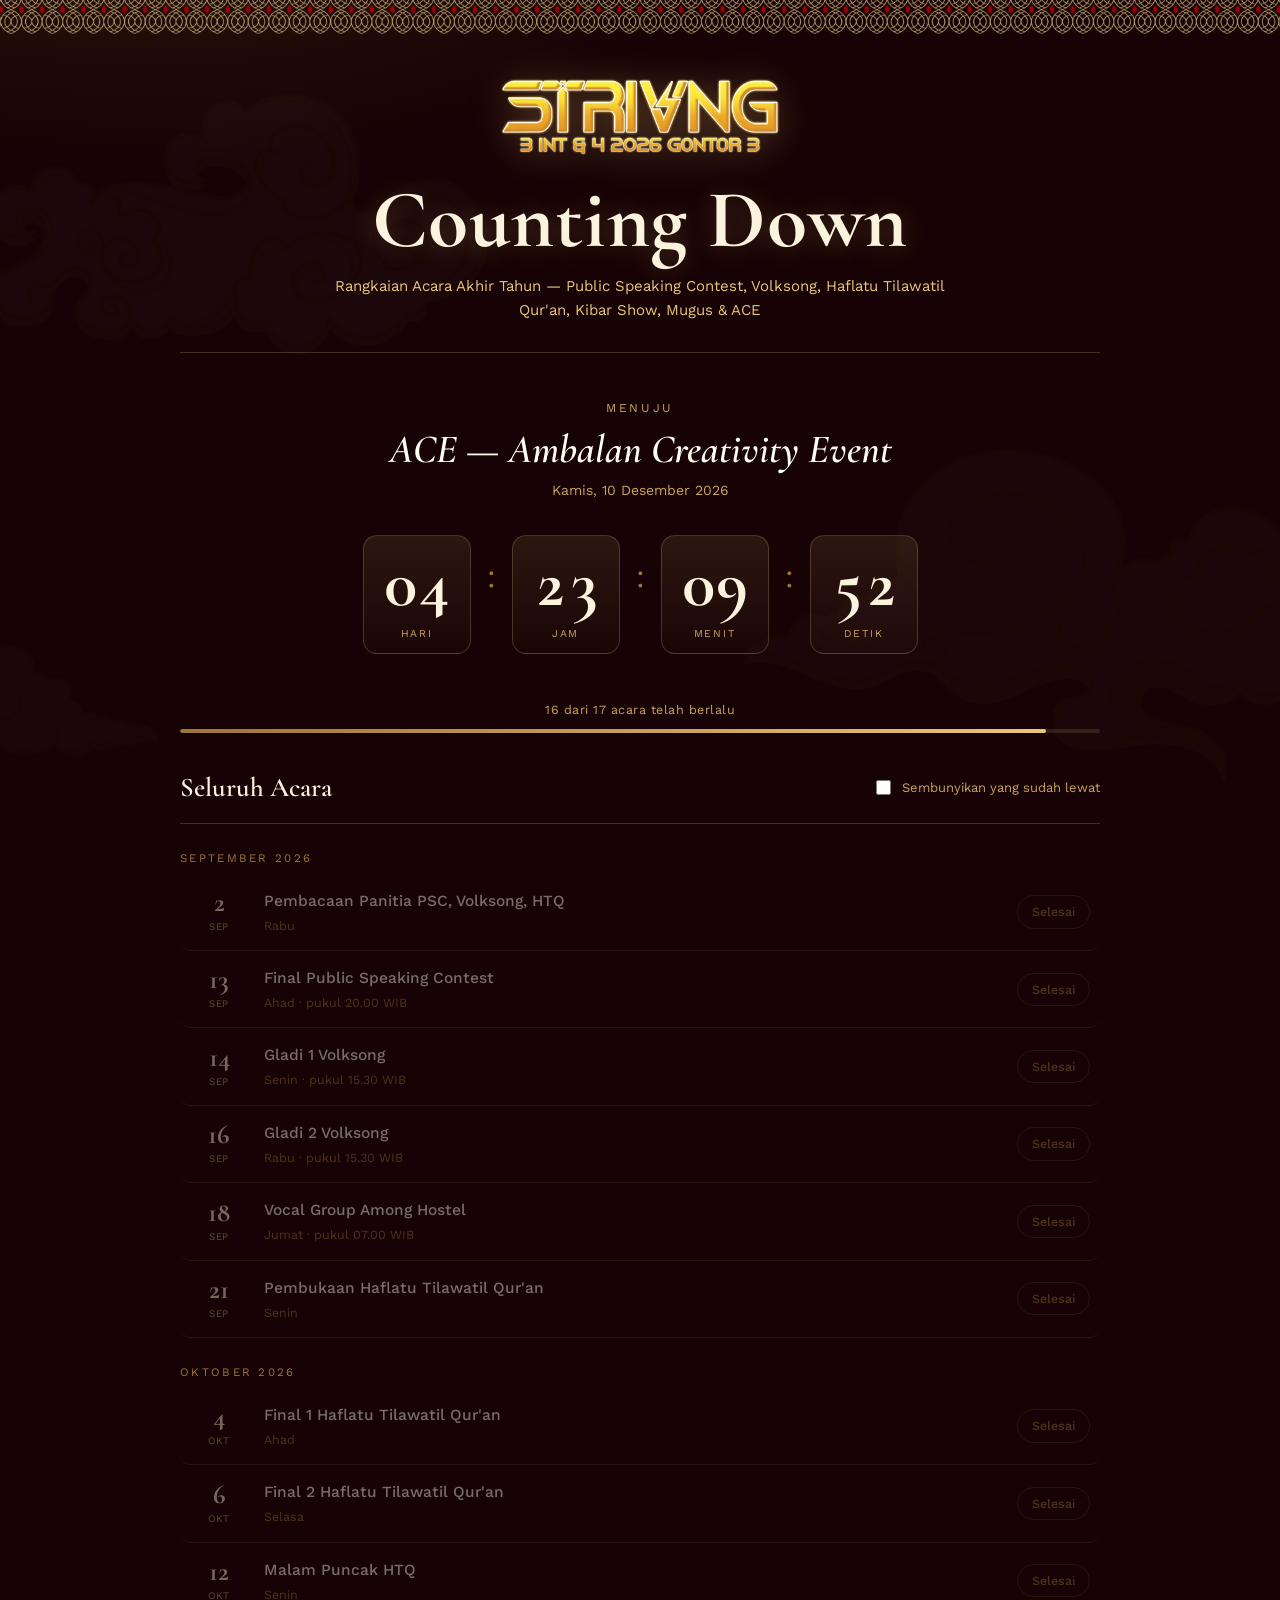
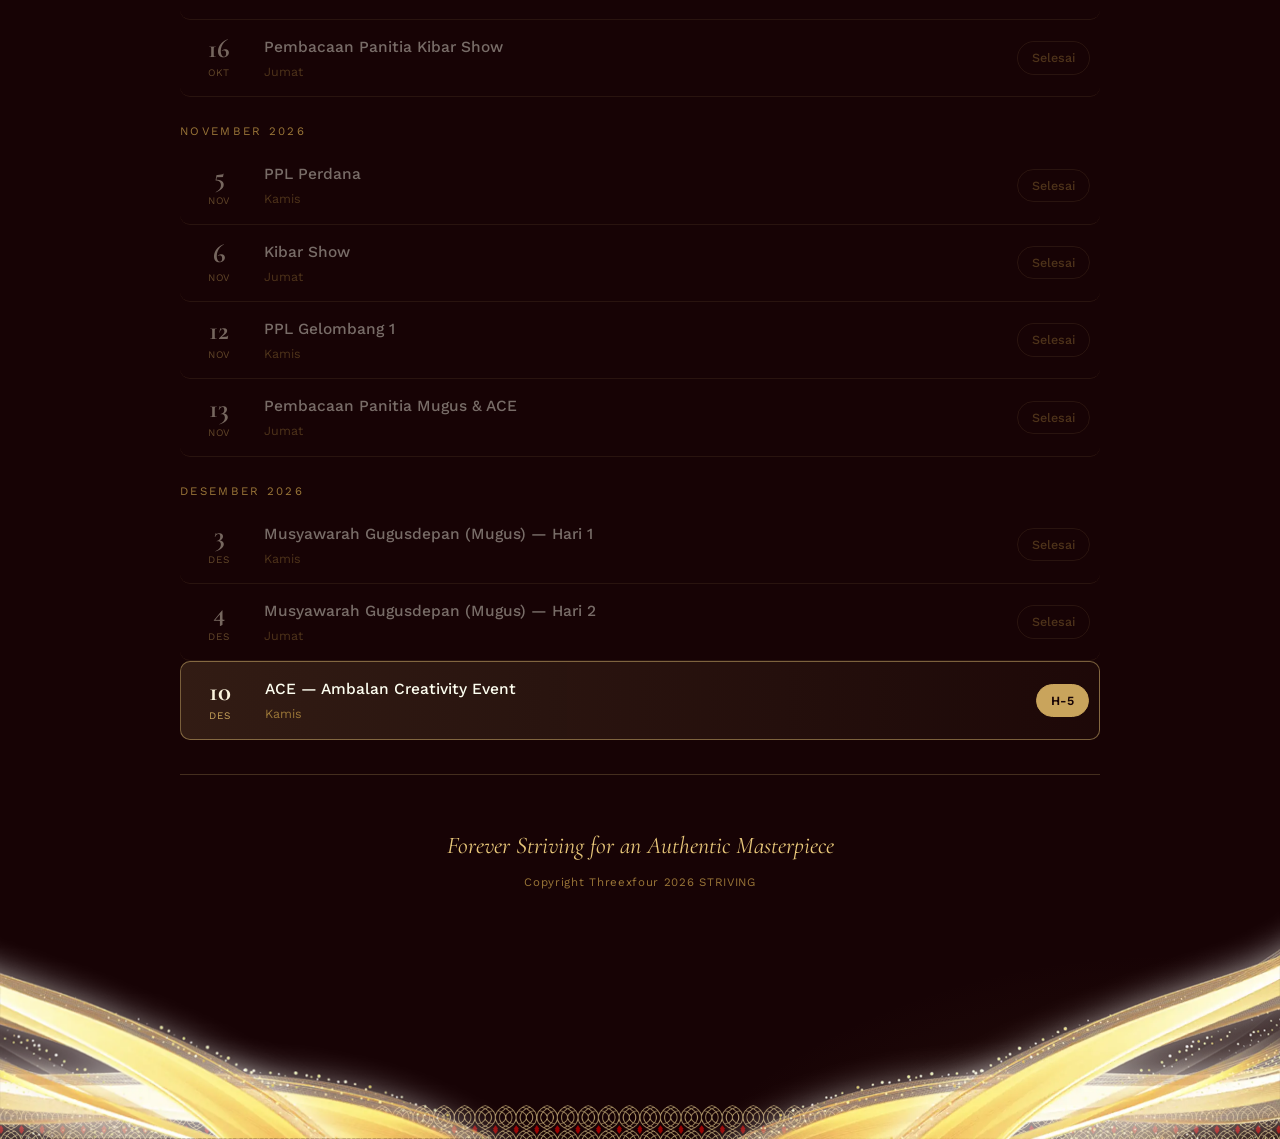
<file: index.html>
<!DOCTYPE html>
<html lang="id">
<head>
<meta charset="UTF-8">
<meta name="viewport" content="width=device-width, initial-scale=1.0">
<title>Counting Down — Striving 2026</title>
<meta name="description" content="Hitung mundur rangkaian acara akhir tahun Striving 3 INT &amp; 4 2026 Gontor 3: Public Speaking, Volksong, Haflatu Tilawatil Qur'an, Kibar Show, Mugus &amp; ACE.">
<meta name="theme-color" content="#2b060b">

<meta property="og:type" content="website">
<meta property="og:title" content="Counting Down — Striving 2026">
<meta property="og:description" content="Hitung mundur rangkaian acara akhir tahun Striving 3 INT & 4 2026 Gontor 3.">
<meta property="og:image" content="assets/img/og-cover.jpg">
<meta name="twitter:card" content="summary_large_image">

<link rel="icon" href="assets/img/logo-striving.png">
<link rel="preconnect" href="https://fonts.googleapis.com">
<link rel="preconnect" href="https://fonts.gstatic.com" crossorigin>
<link href="https://fonts.googleapis.com/css2?family=Cormorant+Garamond:ital,wght@0,500;0,600;0,700;1,600&family=Work+Sans:wght@400;500;600&display=swap" rel="stylesheet">
<link rel="stylesheet" href="assets/style.css">
</head>
<body>

<div class="awan" aria-hidden="true"></div>

<div class="pita" aria-hidden="true"></div>

<div class="bingkai beranda">

  <header class="kepala">
    <picture>
      <source srcset="assets/img/logo-striving.webp" type="image/webp">
      <img class="logo" src="assets/img/logo-striving.png" alt="Striving 3 INT &amp; 4 2026 Gontor 3" width="900" height="252">
    </picture>
    <h1 id="judul">Counting Down</h1>
    <p class="subjudul" id="subjudul"></p>
  </header>

  <main>
    <section class="hero" aria-labelledby="labelHero">
      <p class="hero-label" id="labelHero">Menuju</p>
      <h2 class="hero-acara" id="heroAcara">Memuat…</h2>
      <p class="hero-tanggal" id="heroTanggal">&nbsp;</p>

      <div class="timer" id="timer" role="timer" aria-live="off">
        <div class="unit"><span class="angka" id="tHari">00</span><span class="satuan">Hari</span></div>
        <span class="pemisah" aria-hidden="true">:</span>
        <div class="unit"><span class="angka" id="tJam">00</span><span class="satuan">Jam</span></div>
        <span class="pemisah" aria-hidden="true">:</span>
        <div class="unit"><span class="angka" id="tMenit">00</span><span class="satuan">Menit</span></div>
        <span class="pemisah" aria-hidden="true">:</span>
        <div class="unit"><span class="angka" id="tDetik">00</span><span class="satuan">Detik</span></div>
      </div>

      <p class="penanda" id="penanda" hidden></p>
    </section>

    <section class="kemajuan" aria-label="Kemajuan rangkaian acara">
      <div class="kemajuan-teks"><span id="kemajuanLabel">&nbsp;</span></div>
      <div class="kemajuan-bar"><div class="kemajuan-isi" id="kemajuanIsi"></div></div>
    </section>

    <section class="daftar" aria-labelledby="judulDaftar">
      <div class="daftar-kepala">
        <h2 id="judulDaftar">Seluruh Acara</h2>
        <label class="saklar">
          <input type="checkbox" id="saklarLewat">
          <span>Sembunyikan yang sudah lewat</span>
        </label>
      </div>
      <div id="daftarAcara"></div>
      <p class="kosong" id="daftarKosong" hidden>Tidak ada acara yang ditampilkan.</p>
    </section>
  </main>

  <footer class="kaki">
    <p class="tagline" id="tagline"></p>
    <p class="kaki-info">Copyright Threexfour 2026 STRIVING</p>
  </footer>

</div>

<div class="pita pita-bawah" aria-hidden="true"></div>

<!-- HARUS ditulis SESUDAH .pita-bawah. Pita itu ber-`opacity:0.85`, dan elemen
     ber-opacity dilukis seolah-olah punya z-index:0 — jadi di antara sesama
     z-index:0 yang menentukan siapa di atas hanyalah urutan DOM. Kalau ornamen
     ditulis lebih dulu, pita menimpanya dan ujung pita emas terpotong. -->
<div class="hias-bawah" aria-hidden="true">
  <!-- width/height wajib ada: tanpa rasio bawaan ini, tinggi gambar 0 selama
       belum termuat dan tata letak dasar halaman melompat saat gambarnya masuk. -->
  <img class="ornamen ornamen-kiri"  src="assets/img/hias-kiri.webp"  alt="" loading="lazy" width="1200" height="437">
  <img class="ornamen ornamen-kanan" src="assets/img/hias-kanan.webp" alt="" loading="lazy" width="1200" height="459">
</div>

<script src="assets/app.js"></script>
</body>
</html>
</file>
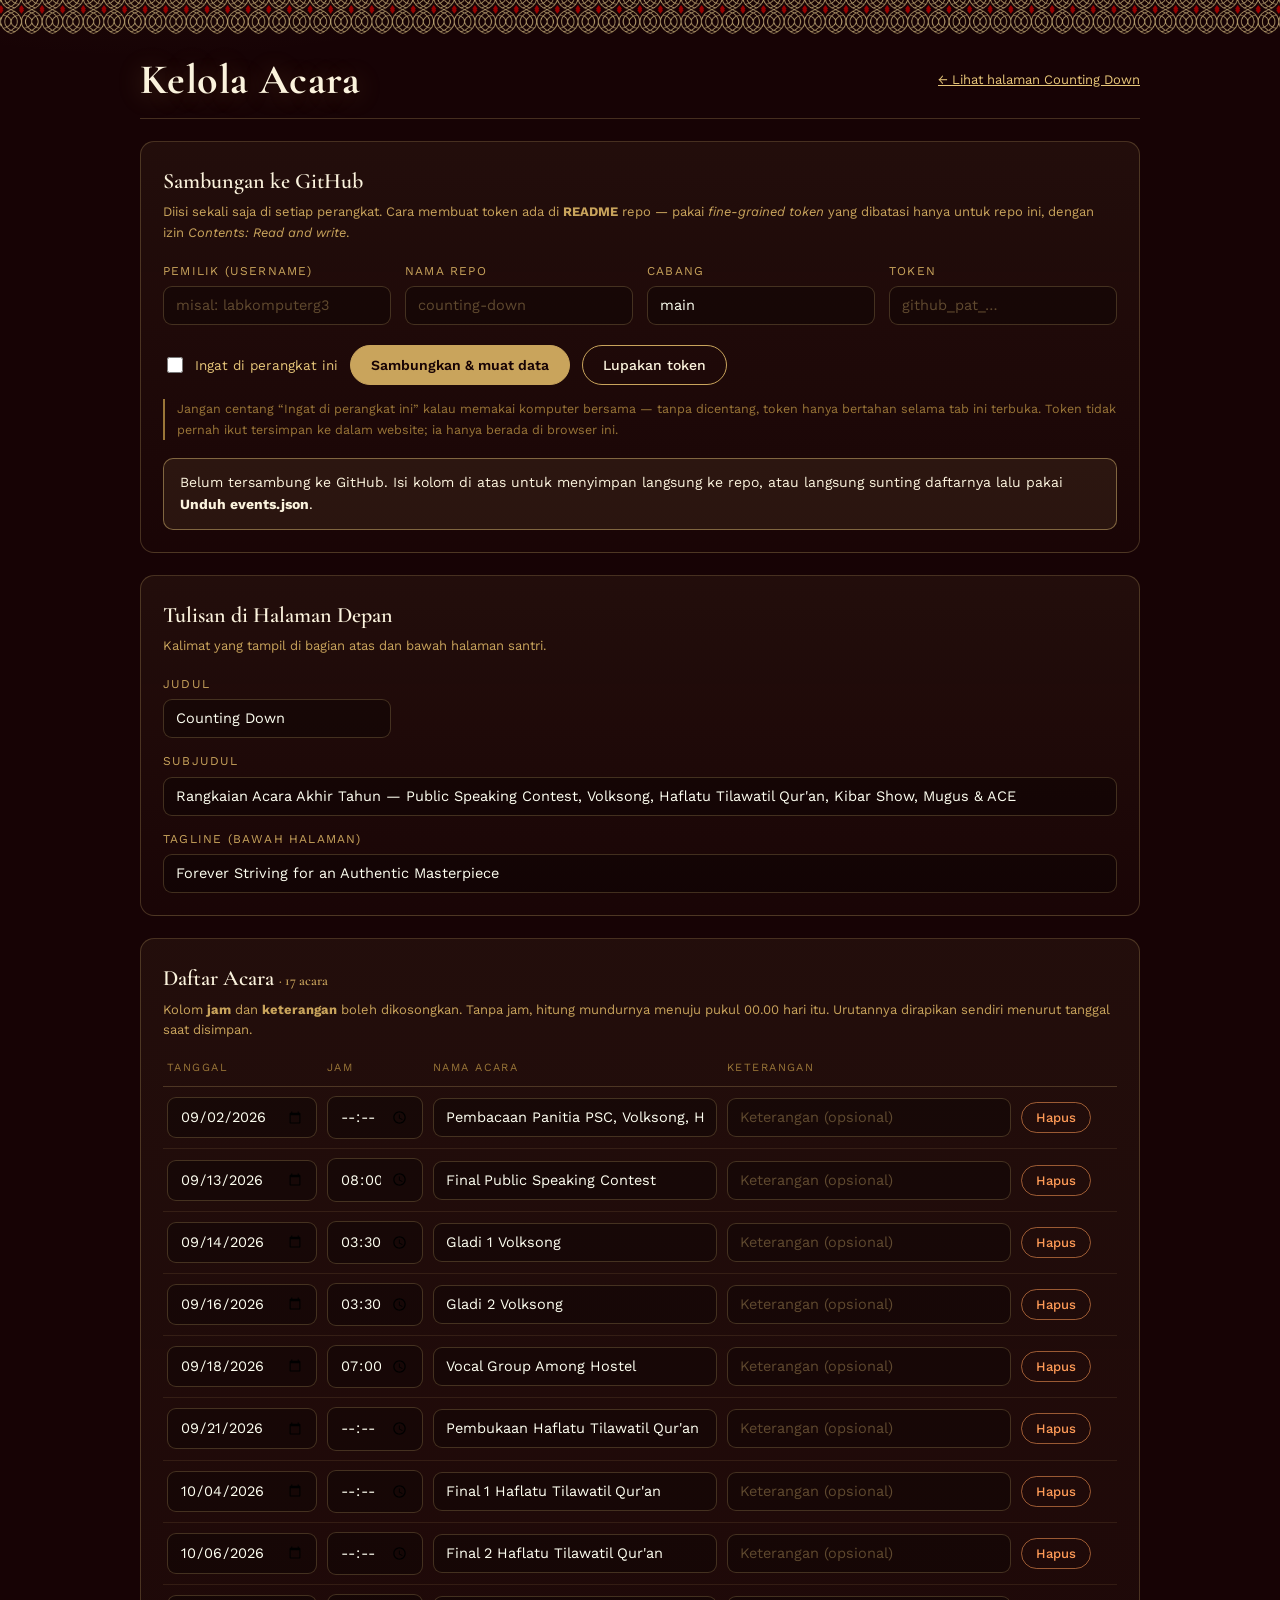
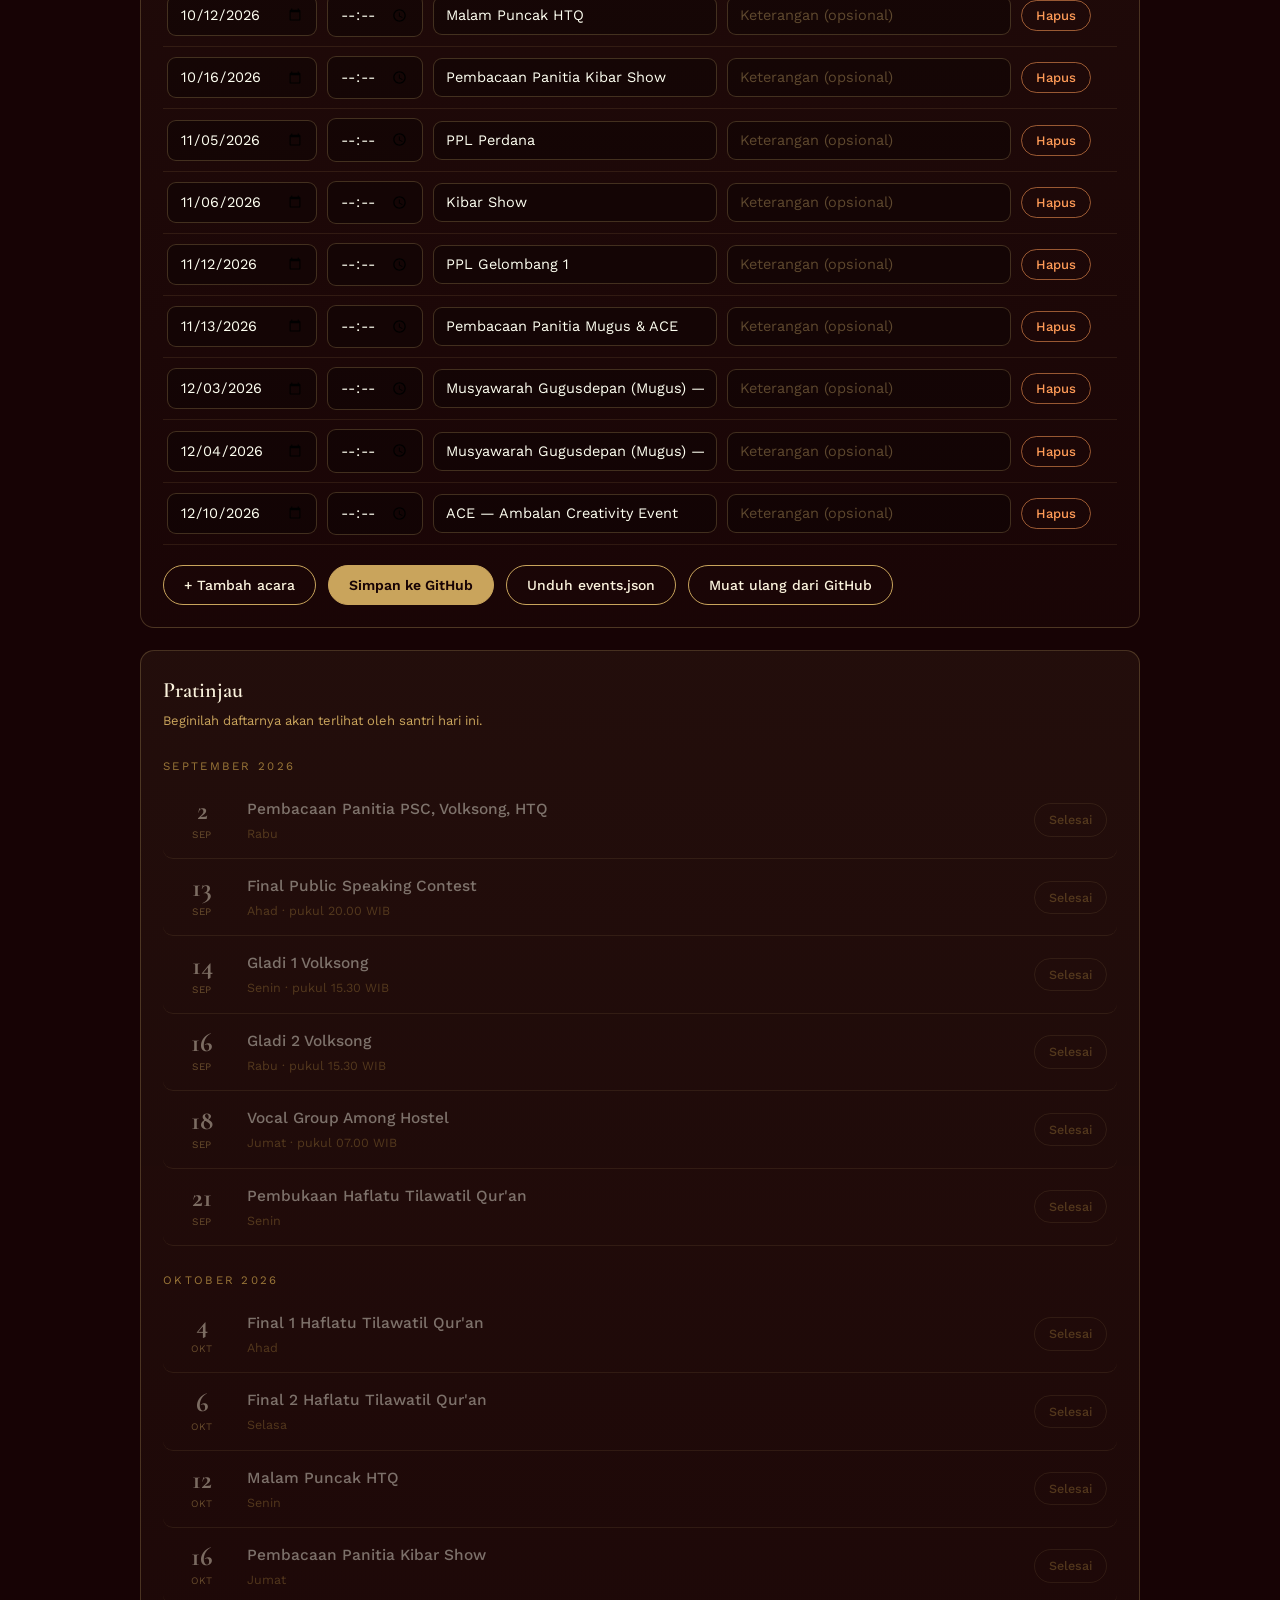
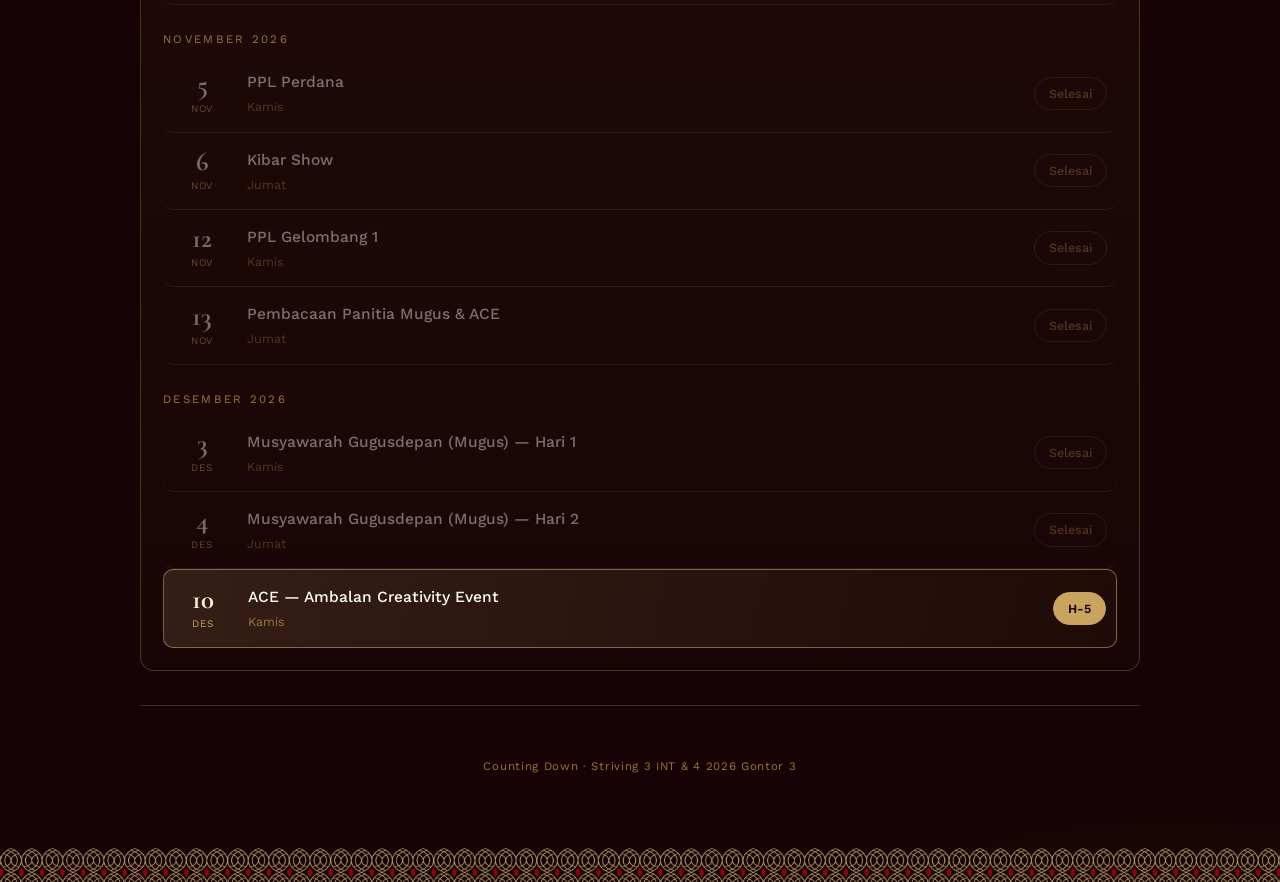
<file: admin.html>
<!DOCTYPE html>
<html lang="id">
<head>
<meta charset="UTF-8">
<meta name="viewport" content="width=device-width, initial-scale=1.0">
<title>Kelola Acara — Counting Down</title>
<meta name="robots" content="noindex, nofollow">
<meta name="theme-color" content="#2b060b">
<link rel="icon" href="assets/img/logo-striving.png">
<link rel="preconnect" href="https://fonts.googleapis.com">
<link rel="preconnect" href="https://fonts.gstatic.com" crossorigin>
<link href="https://fonts.googleapis.com/css2?family=Cormorant+Garamond:ital,wght@0,600;0,700;1,600&family=Work+Sans:wght@400;500;600&display=swap" rel="stylesheet">
<link rel="stylesheet" href="assets/style.css">
</head>
<body>

<div class="pita" aria-hidden="true"></div>

<div class="bingkai admin">

  <header class="admin-kepala">
    <h1>Kelola Acara</h1>
    <a class="tautan" href="index.html">← Lihat halaman Counting Down</a>
  </header>

  <!-- ---------- Sambungan ke GitHub ---------- -->
  <section class="kartu" id="kartuKoneksi">
    <h2>Sambungan ke GitHub</h2>
    <p class="petunjuk">
      Diisi sekali saja di setiap perangkat. Cara membuat token ada di
      <strong>README</strong> repo — pakai <em>fine-grained token</em> yang dibatasi
      hanya untuk repo ini, dengan izin <em>Contents: Read and write</em>.
    </p>

    <div class="kisi">
      <div>
        <label class="medan" for="fOwner">Pemilik (username)</label>
        <input type="text" id="fOwner" placeholder="misal: labkomputerg3" autocomplete="off" spellcheck="false">
      </div>
      <div>
        <label class="medan" for="fRepo">Nama repo</label>
        <input type="text" id="fRepo" placeholder="counting-down" autocomplete="off" spellcheck="false">
      </div>
      <div>
        <label class="medan" for="fCabang">Cabang</label>
        <input type="text" id="fCabang" placeholder="main" autocomplete="off" spellcheck="false">
      </div>
      <div>
        <label class="medan" for="fToken">Token</label>
        <input type="password" id="fToken" placeholder="github_pat_…" autocomplete="off" spellcheck="false">
      </div>
    </div>

    <div class="deret-tombol">
      <label class="kotak-centang">
        <input type="checkbox" id="fIngat">
        <span>Ingat di perangkat ini</span>
      </label>
      <button class="tombol utama" id="btnSambung">Sambungkan &amp; muat data</button>
      <button class="tombol" id="btnLupakan">Lupakan token</button>
    </div>

    <p class="catatan-aman">
      Jangan centang “Ingat di perangkat ini” kalau memakai komputer bersama —
      tanpa dicentang, token hanya bertahan selama tab ini terbuka.
      Token tidak pernah ikut tersimpan ke dalam website; ia hanya berada di browser ini.
    </p>

    <div id="pesanKoneksi"></div>
  </section>

  <!-- ---------- Judul halaman ---------- -->
  <section class="kartu">
    <h2>Tulisan di Halaman Depan</h2>
    <p class="petunjuk">Kalimat yang tampil di bagian atas dan bawah halaman santri.</p>
    <div class="kisi">
      <div>
        <label class="medan" for="fJudul">Judul</label>
        <input type="text" id="fJudul" placeholder="Counting Down">
      </div>
      <div style="grid-column:1 / -1">
        <label class="medan" for="fSubjudul">Subjudul</label>
        <input type="text" id="fSubjudul" placeholder="Rangkaian Acara Akhir Tahun — …">
      </div>
      <div style="grid-column:1 / -1">
        <label class="medan" for="fTagline">Tagline (bawah halaman)</label>
        <input type="text" id="fTagline" placeholder="Forever Striving for an Authentic Masterpiece">
      </div>
    </div>
  </section>

  <!-- ---------- Daftar acara ---------- -->
  <section class="kartu">
    <h2>Daftar Acara <span id="jumlahAcara" style="font-size:14px;color:var(--emas-500)"></span></h2>
    <p class="petunjuk">
      Kolom <strong>jam</strong> dan <strong>keterangan</strong> boleh dikosongkan.
      Tanpa jam, hitung mundurnya menuju pukul 00.00 hari itu.
      Urutannya dirapikan sendiri menurut tanggal saat disimpan.
    </p>

    <div class="tabel-acara">
      <div class="tabel-kepala">
        <div>Tanggal</div><div>Jam</div><div>Nama acara</div><div>Keterangan</div><div></div>
      </div>
      <div id="barisAcara"></div>
    </div>

    <div class="deret-tombol">
      <button class="tombol" id="btnTambah">+ Tambah acara</button>
      <button class="tombol utama" id="btnSimpan">Simpan ke GitHub</button>
      <button class="tombol" id="btnUnduh">Unduh events.json</button>
      <button class="tombol" id="btnMuatUlang">Muat ulang dari GitHub</button>
    </div>

    <div id="pesanSimpan"></div>
  </section>

  <!-- ---------- Pratinjau ---------- -->
  <section class="kartu">
    <h2>Pratinjau</h2>
    <p class="petunjuk">Beginilah daftarnya akan terlihat oleh santri hari ini.</p>
    <div id="pratinjau"></div>
  </section>

  <footer class="kaki">
    <p class="kaki-info">Counting Down · Striving 3 INT &amp; 4 2026 Gontor 3</p>
  </footer>

</div>

<div class="pita pita-bawah" aria-hidden="true"></div>

<script src="assets/app.js"></script>
<script src="assets/admin.js"></script>
</body>
</html>
</file>
<file: assets/style.css>
/* ============================================================
   Counting Down — Striving 3 INT & 4 2026 Gontor 3
   Palet diambil langsung dari poster "Countdown Branding baru":
   kartu maroon #3c070d, krem #fefff1, aksen oranye #ff9b57.
   Berkas ini dipakai index.html DAN admin.html.
   ============================================================ */

:root{
  --maroon-950:#170305;
  --maroon-900:#25060a;
  --maroon-850:#310710;
  --maroon-800:#3c070d;
  --maroon-700:#521320;

  --emas-100:#fbf3dd;
  --emas-300:#e8c77a;
  --emas-500:#c9a45c;
  --emas-700:#9a7638;

  --krem:#fefff1;
  --ember:#ff9b57;

  --garis:rgba(232,199,122,0.22);
  --garis-kuat:rgba(232,199,122,0.45);

  --serif:'Cormorant Garamond', 'Georgia', serif;
  --sans:'Work Sans', 'Segoe UI', system-ui, sans-serif;

  --lebar:960px;
  --radius:14px;
}

*,*::before,*::after{ box-sizing:border-box; }

/* display:flex/grid pada elemen di bawah mengalahkan [hidden] bawaan browser */
[hidden]{ display:none !important; }

html{ scroll-behavior:smooth; }

body{
  position:relative;              /* jangkar untuk .hias-bawah */
  margin:0;
  min-height:100vh;
  background:
    radial-gradient(1100px 620px at 12% -8%,  rgba(154,118,56,0.22), transparent 62%),
    radial-gradient(1000px 700px at 92% 108%, rgba(154,118,56,0.18), transparent 58%),
    var(--maroon-950);
  color:var(--krem);
  font-family:var(--sans);
  font-size:16px;
  line-height:1.55;
  -webkit-font-smoothing:antialiased;
  overflow-x:hidden;
}

img{ max-width:100%; height:auto; }

/* ---------- Pita motif atas & bawah ---------- */
.pita{
  height:34px;
  background:url("img/pattern-tile.webp") repeat-x center / auto 100%;
  opacity:0.85;
}
.pita-bawah{ transform:scaleY(-1); }

/* ---------- Awan hias di latar tulisan ----------
   Satu lapis awan yang menempel pada layar (bukan pada dokumen), jadi ia tetap
   jadi latar sepanjang halaman digulir — persis peran awan di poster: tekstur
   di belakang teks, bukan gambar yang ikut mengalir.
   `cover` dipakai supaya komposisi awan (kiri atas, kiri bawah, kanan bawah)
   tetap utuh di layar selebar apa pun. */
.awan{
  position:fixed;
  inset:0;
  background:url("img/awan.webp") no-repeat center / cover;
  opacity:0.16;
  pointer-events:none;
  z-index:0;
}
/* Di layar tegak, `cover` membesarkan gambar 16:9 sampai 2-3 kali dan awannya
   berubah jadi noda buram. Di sana lebarnya dipatok lalu diulang ke bawah —
   aman karena awan di berkas sumber tidak menyentuh tepi atas/bawah kanvas,
   jadi sambungan ubinnya jatuh di ruang kosong dan tak terlihat. */
@media (max-aspect-ratio: 1/1){
  .awan{ background-size:190% auto; background-position:center top; background-repeat:repeat-y; }
}

/* ---------- Ornamen pita emas ----------
   Acuan pemakaian ada di referensi/"Contoh penggunaan hias kiri dan kanan.jpg":
   keduanya duduk di SUDUT BAWAH halaman, menempel tepi, opacity penuh — bukan
   melayang samar di kiri-atas/kanan-atas. Karena itu ornamen ditempel ke dasar
   dokumen (absolute pada body).

   Pitanya jatuh sampai tepi paling bawah halaman, MENIMPA pita motif — begitu
   gambarnya dibuat: isi berkas sumber terpotong rata di tepi bawah kanvas, jadi
   memang dirancang meluber ke luar bingkai, sama seperti di poster. Urutan
   tumpukannya diatur dari urutan DOM di index.html, bukan dari z-index. */
.hias-bawah{
  position:absolute;
  left:0;
  right:0;
  bottom:0;
  height:0;                       /* wadah tanpa tinggi; gambar digantung dari sini */
  z-index:0;
  pointer-events:none;
  user-select:none;
}
/* Diukur lewat LEBAR dalam vw tanpa batas atas. Pita ini digambar menempel sudut
   kanvas poster selebar 3840px (isi kiri 38% lebar kanvas, kanan 42%), jadi vw
   murni membuat komposisinya sama di layar selebar apa pun — dipatok piksel,
   dasar halaman malah menganga di monitor lebar. Angkanya sengaja ~1,15x proporsi
   poster supaya dasar halaman terisi lebih penuh. */
.ornamen{
  position:absolute;
  bottom:0;
  max-width:none;
  height:auto;
}
.ornamen-kiri { left:0;  width:44vw; }
.ornamen-kanan{ right:0; width:48vw; }

/* ---------- Kerangka halaman ---------- */
.bingkai{
  position:relative;
  z-index:1;
  max-width:var(--lebar);
  margin:0 auto;
  padding:0 20px 64px;
}
/* Ruang di dasar halaman beranda supaya tagline tidak bertumpuk dengan ornamen
   emas di kedua sudut bawah. Halaman admin tidak memakainya. */
.bingkai.beranda{ padding-bottom:clamp(150px, 16vw, 210px); }

/* ---------- Kepala ---------- */
.kepala{
  text-align:center;
  padding:44px 0 30px;
  border-bottom:1px solid var(--garis);
}
.logo{
  width:min(280px, 62vw);
  height:auto;
  filter:drop-shadow(0 4px 18px rgba(201,164,92,0.35));
  margin-bottom:18px;
}
h1{
  font-family:var(--serif);
  font-weight:700;
  font-size:clamp(44px, 10vw, 82px);
  line-height:0.95;
  letter-spacing:0.01em;
  margin:0 0 14px;
  color:var(--emas-100);
  text-shadow:0 2px 26px rgba(201,164,92,0.3);
}
.subjudul{
  max-width:620px;
  margin:0 auto;
  font-size:15px;
  line-height:1.6;
  color:var(--emas-300);
}

/* ---------- Hero countdown ---------- */
.hero{
  text-align:center;
  padding:46px 0 40px;
}
.hero-label{
  margin:0 0 8px;
  font-size:12px;
  letter-spacing:0.22em;
  text-transform:uppercase;
  color:var(--emas-500);
}
.hero-acara{
  font-family:var(--serif);
  font-style:italic;
  font-weight:600;
  font-size:clamp(25px, 5vw, 40px);
  line-height:1.15;
  margin:0 0 8px;
  color:var(--krem);
}
.hero-tanggal{
  margin:0 0 34px;
  font-size:14px;
  color:var(--emas-500);
}

.timer{
  display:flex;
  justify-content:center;
  align-items:flex-start;
  gap:clamp(6px, 2vw, 16px);
}
.unit{
  display:flex;
  flex-direction:column;
  align-items:center;
  min-width:clamp(64px, 18vw, 108px);
  padding:14px 6px 10px;
  border:1px solid var(--garis);
  border-radius:var(--radius);
  background:linear-gradient(180deg, rgba(232,199,122,0.10), rgba(232,199,122,0.02));
}
.angka{
  font-family:var(--serif);
  font-weight:700;
  font-size:clamp(38px, 9vw, 68px);
  line-height:1;
  color:var(--emas-100);
  font-variant-numeric:tabular-nums;
  font-feature-settings:"tnum";
}
.satuan{
  margin-top:8px;
  font-size:10.5px;
  letter-spacing:0.16em;
  text-transform:uppercase;
  color:var(--emas-500);
}
.pemisah{
  font-family:var(--serif);
  font-size:clamp(26px, 6vw, 44px);
  line-height:1;
  color:var(--emas-700);
  padding-top:16px;
}

.penanda{
  display:inline-block;
  margin:26px 0 0;
  padding:10px 24px;
  border:1px solid var(--ember);
  border-radius:999px;
  background:rgba(255,155,87,0.12);
  color:var(--krem);
  font-size:14px;
  font-weight:500;
}
.penanda.selesai{
  border-color:var(--garis-kuat);
  background:rgba(232,199,122,0.08);
  color:var(--emas-300);
}

/* ---------- Bar kemajuan ---------- */
.kemajuan{ padding:6px 0 34px; }
.kemajuan-teks{
  display:flex;
  justify-content:center;
  font-size:12.5px;
  letter-spacing:0.04em;
  color:var(--emas-500);
  margin-bottom:10px;
}
.kemajuan-bar{
  height:4px;
  border-radius:999px;
  background:rgba(232,199,122,0.14);
  overflow:hidden;
}
.kemajuan-isi{
  height:100%;
  width:0;
  border-radius:999px;
  background:linear-gradient(90deg, var(--emas-700), var(--emas-300));
  transition:width 0.6s ease;
}

/* ---------- Daftar acara ---------- */
.daftar-kepala{
  display:flex;
  flex-wrap:wrap;
  gap:12px;
  align-items:center;
  justify-content:space-between;
  padding-bottom:14px;
  border-bottom:1px solid var(--garis);
  margin-bottom:8px;
}
.daftar-kepala h2{
  font-family:var(--serif);
  font-weight:600;
  font-size:27px;
  margin:0;
  color:var(--emas-100);
}
.saklar{
  display:flex;
  align-items:center;
  gap:8px;
  font-size:13px;
  color:var(--emas-500);
  cursor:pointer;
  user-select:none;
}
.saklar input{ accent-color:var(--emas-500); width:15px; height:15px; cursor:pointer; }

.bulan{
  margin:26px 0 6px;
  font-size:11.5px;
  letter-spacing:0.2em;
  text-transform:uppercase;
  color:var(--emas-700);
}

.baris{
  display:grid;
  grid-template-columns:58px 1fr auto;
  gap:16px;
  align-items:center;
  padding:15px 10px;
  border-bottom:1px solid var(--garis);
  border-radius:10px;
}
.baris.lewat{ opacity:0.42; }
.baris.berikut{
  background:linear-gradient(90deg, rgba(232,199,122,0.13), rgba(232,199,122,0.03));
  border:1px solid var(--garis-kuat);
}
.baris.kini{
  background:linear-gradient(90deg, rgba(255,155,87,0.16), rgba(255,155,87,0.03));
  border:1px solid rgba(255,155,87,0.5);
}

.kotak-tanggal{ text-align:center; }
.kotak-tanggal .hari{
  font-family:var(--serif);
  font-weight:700;
  font-size:27px;
  line-height:1;
  color:var(--emas-100);
}
.kotak-tanggal .bln{
  margin-top:3px;
  font-size:10px;
  letter-spacing:0.08em;
  text-transform:uppercase;
  color:var(--emas-500);
}

.info .nama{ font-size:15.5px; font-weight:500; color:var(--krem); }
.info .meta{ font-size:12.5px; color:var(--emas-700); margin-top:3px; }

.lencana{
  font-size:12.5px;
  font-weight:500;
  padding:6px 14px;
  border-radius:999px;
  white-space:nowrap;
  border:1px solid var(--emas-700);
  color:var(--emas-300);
}
.lencana.kini{ background:var(--ember); border-color:var(--ember); color:var(--maroon-900); font-weight:600; }
.lencana.berikut{ background:var(--emas-500); border-color:var(--emas-500); color:var(--maroon-950); font-weight:600; }
.lencana.selesai{ border-color:var(--garis); color:var(--emas-700); }

.kosong{ text-align:center; color:var(--emas-700); font-size:14px; padding:26px 0; }

/* ---------- Kaki ---------- */
.kaki{
  text-align:center;
  padding:52px 0 8px;
  border-top:1px solid var(--garis);
  margin-top:34px;
}
.tagline{
  font-family:var(--serif);
  font-style:italic;
  font-size:clamp(18px, 3.4vw, 24px);
  color:var(--emas-300);
  margin:0 0 10px;
}
.kaki-info{ font-size:11.5px; letter-spacing:0.06em; color:var(--emas-700); margin:0; }

/* ============================================================
   Halaman admin
   ============================================================ */
.admin{ max-width:1040px; }

.admin-kepala{
  display:flex;
  flex-wrap:wrap;
  align-items:center;
  justify-content:space-between;
  gap:14px;
  padding:26px 0 18px;
  border-bottom:1px solid var(--garis);
}
.admin-kepala h1{ font-size:clamp(28px,5vw,42px); margin:0; }
.admin-kepala .tautan{ font-size:13px; color:var(--emas-300); }

.kartu{
  border:1px solid var(--garis);
  border-radius:var(--radius);
  background:linear-gradient(180deg, rgba(232,199,122,0.06), rgba(232,199,122,0.015));
  padding:22px;
  margin-top:22px;
}
.kartu h2{
  font-family:var(--serif);
  font-size:22px;
  font-weight:600;
  margin:0 0 4px;
  color:var(--emas-100);
}
.kartu .petunjuk{ font-size:13px; color:var(--emas-500); margin:0 0 18px; line-height:1.6; }

.kisi{ display:grid; gap:14px; grid-template-columns:repeat(auto-fit, minmax(190px, 1fr)); }

label.medan{ display:block; font-size:12px; letter-spacing:0.1em; text-transform:uppercase; color:var(--emas-500); margin-bottom:6px; }

input[type=text], input[type=date], input[type=time], input[type=password], textarea{
  width:100%;
  padding:10px 12px;
  border:1px solid var(--garis);
  border-radius:9px;
  background:rgba(0,0,0,0.28);
  color:var(--krem);
  font-family:var(--sans);
  font-size:14.5px;
}
input:focus, textarea:focus{ outline:2px solid var(--emas-500); outline-offset:1px; }
input::placeholder{ color:rgba(232,199,122,0.35); }
textarea{ resize:vertical; min-height:64px; }

.tombol{
  display:inline-flex;
  align-items:center;
  gap:8px;
  padding:11px 20px;
  border:1px solid var(--emas-500);
  border-radius:999px;
  background:transparent;
  color:var(--emas-100);
  font-family:var(--sans);
  font-size:14px;
  font-weight:500;
  cursor:pointer;
  transition:background 0.15s ease, transform 0.1s ease;
}
.tombol:hover{ background:rgba(232,199,122,0.12); }
.tombol:active{ transform:translateY(1px); }
.tombol.utama{ background:var(--emas-500); border-color:var(--emas-500); color:var(--maroon-950); font-weight:600; }
.tombol.utama:hover{ background:var(--emas-300); }
.tombol.bahaya{ border-color:rgba(255,155,87,0.55); color:var(--ember); padding:7px 14px; font-size:13px; }
.tombol.bahaya:hover{ background:rgba(255,155,87,0.12); }
.tombol:disabled{ opacity:0.45; cursor:not-allowed; }

.deret-tombol{ display:flex; flex-wrap:wrap; gap:12px; align-items:center; margin-top:20px; }

.kotak-centang{ display:flex; align-items:center; gap:9px; font-size:13.5px; color:var(--emas-300); cursor:pointer; }
.kotak-centang input{ accent-color:var(--emas-500); width:16px; height:16px; }

.tabel-acara{ margin-top:6px; }
.tabel-kepala, .tabel-baris{
  display:grid;
  grid-template-columns:150px 96px 1fr 1fr 92px;
  gap:10px;
  align-items:center;
}
.tabel-kepala{
  font-size:11px;
  letter-spacing:0.13em;
  text-transform:uppercase;
  color:var(--emas-700);
  padding:0 4px 10px;
  border-bottom:1px solid var(--garis);
}
.tabel-baris{ padding:9px 4px; border-bottom:1px solid rgba(232,199,122,0.1); }
.tabel-baris.lewat input{ opacity:0.55; }

.pesan{
  margin-top:18px;
  padding:13px 16px;
  border-radius:10px;
  font-size:14px;
  line-height:1.55;
  border:1px solid var(--garis);
}
.pesan.sukses{ border-color:rgba(140,200,140,0.5); background:rgba(120,200,120,0.1); color:#d7f0d2; }
.pesan.galat  { border-color:rgba(255,120,90,0.55); background:rgba(255,120,90,0.1); color:#ffd6c6; }
.pesan.info   { border-color:var(--garis-kuat); background:rgba(232,199,122,0.08); color:var(--emas-100); }
.pesan a{ color:var(--emas-300); }

.catatan-aman{
  margin-top:14px;
  font-size:12.5px;
  line-height:1.65;
  color:var(--emas-700);
  border-left:2px solid var(--emas-700);
  padding-left:12px;
}

/* ---------- Layar kecil ---------- */
@media (max-width:760px){
  /* Kedua ornamen tetap dipakai — pasangan kiri-kanan itu bagian dari komposisi;
     yang dikecilkan cuma lebarnya supaya tidak saling menindih di tengah. */
  /* Di layar sempit pitanya dibesarkan sampai saling bertemu di tengah — kalau
     ikut proporsi desktop, tingginya cuma ±70px dan dasar halaman jadi kosong. */
  .ornamen-kiri { width:64vw; }
  .ornamen-kanan{ width:68vw; }
  .bingkai.beranda{ padding-bottom:calc(26vw + 40px); }
  .awan{ opacity:0.13; }
  .tabel-kepala{ display:none; }
  .tabel-baris{
    grid-template-columns:1fr;
    gap:8px;
    padding:16px 4px;
    border-bottom:1px solid var(--garis);
  }
  .tabel-baris .aksi{ justify-self:start; }
}

@media (max-width:480px){
  .baris{ grid-template-columns:46px 1fr auto; gap:11px; padding:13px 6px; }
  .unit{ padding:10px 4px 8px; }
  .satuan{ font-size:9.5px; letter-spacing:0.1em; }
  .kartu{ padding:18px 15px; }
}

@media (prefers-reduced-motion: reduce){
  html{ scroll-behavior:auto; }
  *{ transition-duration:0.01ms !important; animation-duration:0.01ms !important; }
}

@media print{
  .hias-bawah, .awan, .pita, .saklar{ display:none; }
  .bingkai.beranda{ padding-bottom:24px; }
  body{ background:#fff; color:#000; }
}
</file>
